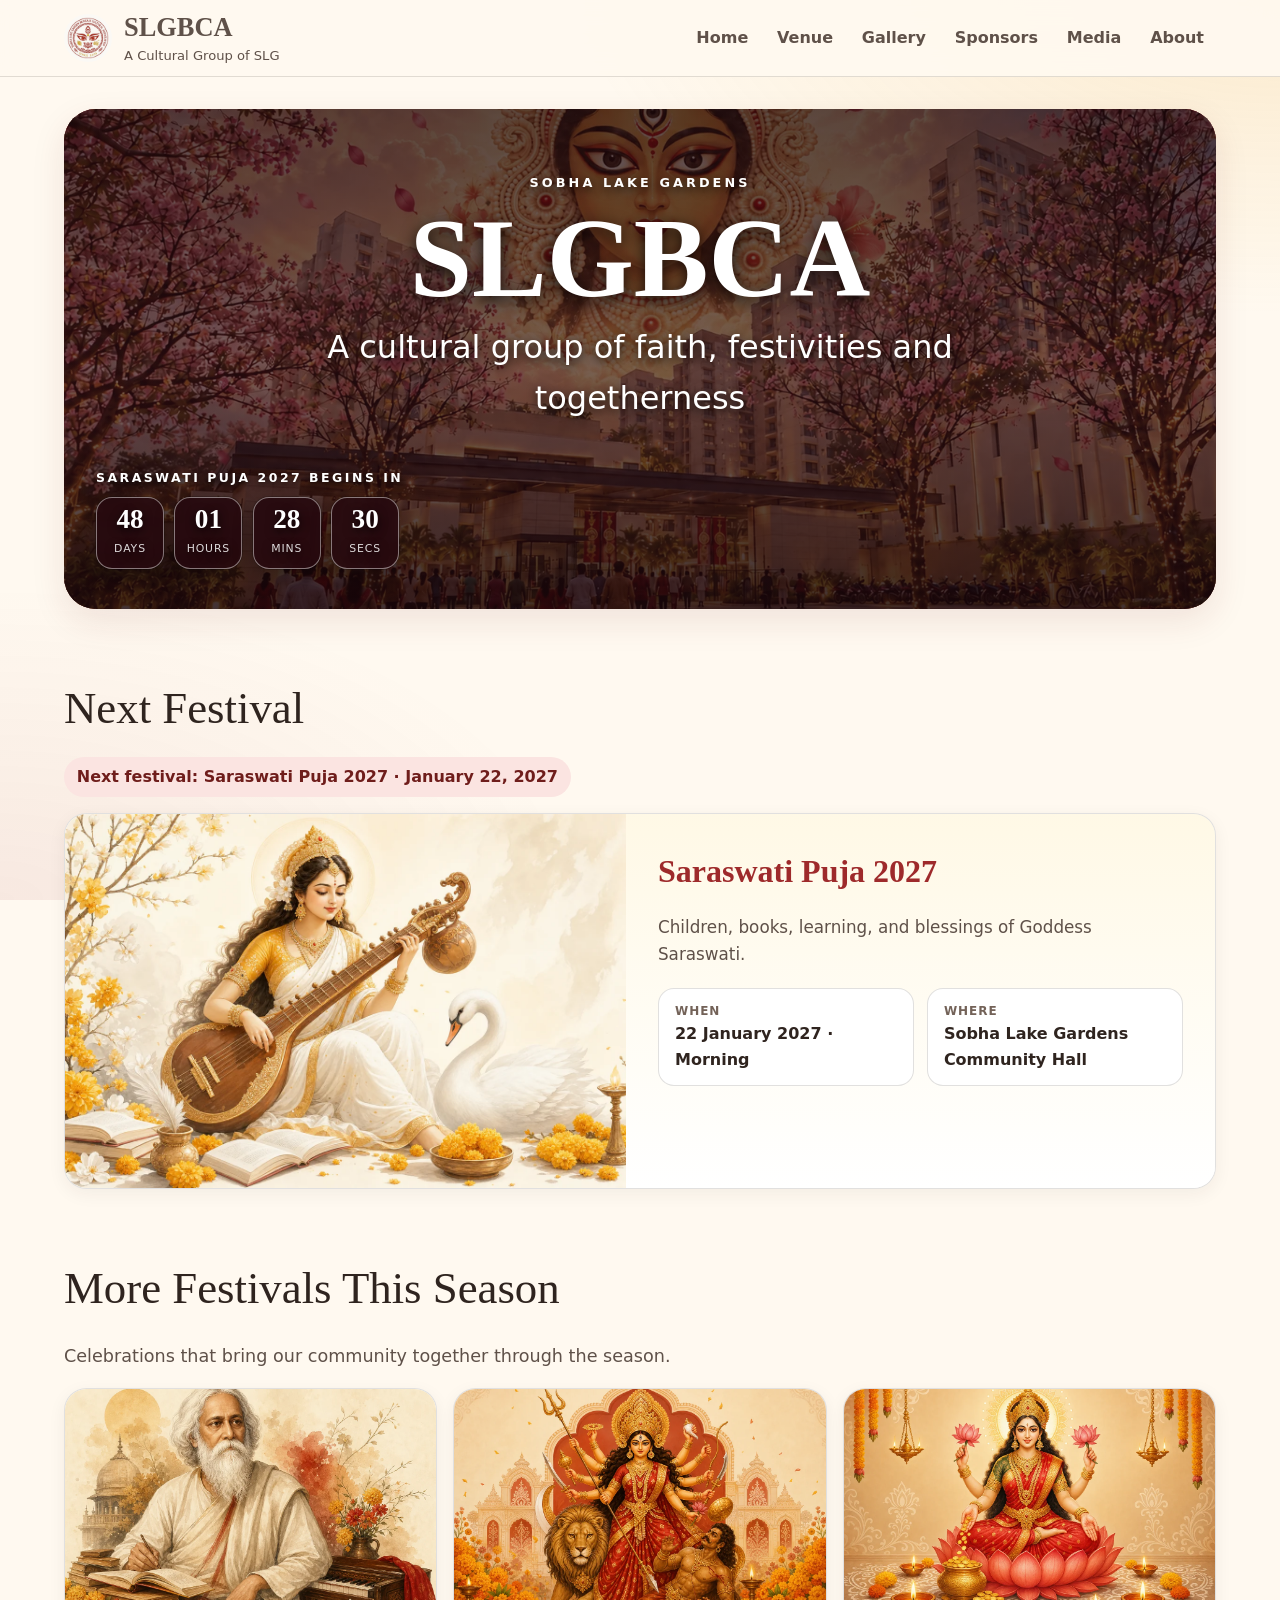
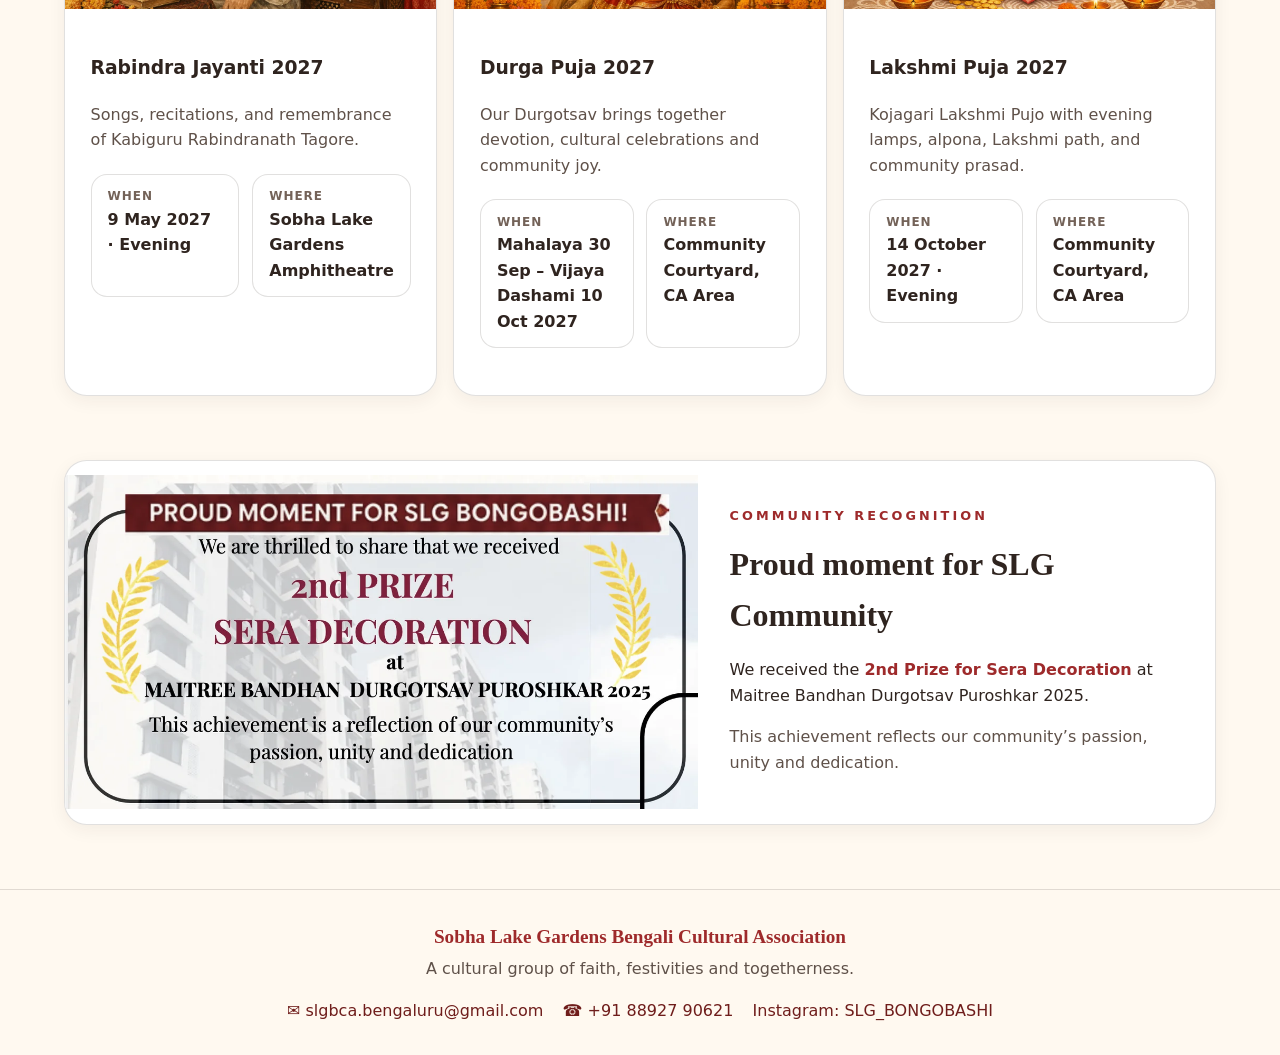
<file: index.html>
<!doctype html>
<html lang="en">
<head>
  <meta charset="utf-8">
  <meta name="viewport" content="width=device-width,initial-scale=1">
  <meta name="theme-color" content="#9e2a2b"><meta http-equiv="Content-Security-Policy" content="default-src 'self'; base-uri 'none'; object-src 'none'; frame-ancestors 'none'; script-src 'self'; connect-src 'none'; img-src 'self' data:; style-src 'self' 'unsafe-inline'; font-src 'self'; form-action 'self'">
  <meta name="description" content="SLGBCA cultural celebrations and community sponsors.">
  <title>Home · SLGBCA</title>
  <link rel="icon" href="assets/img/favicon-32x32.png">
  <link rel="stylesheet" href="assets/css/site.css">
</head>
<body>
<header class="site-header"><div class="wrap nav-row">
  <a class="brand" href="index.html"><img src="assets/img/logo.webp" alt="SLGBCA logo"><span><strong>SLGBCA</strong><span>A Cultural Group of SLG</span></span></a>
  <nav class="nav" aria-label="Main"><a href="index.html" aria-current="page">Home</a><a href="venue.html">Venue</a><a href="gallery.html">Gallery</a><a href="sponsors.html">Sponsors</a><a href="media.html">Media</a><a href="about.html">About</a></nav>
  <button class="menu" type="button" data-menu-toggle aria-expanded="false">☰ Menu</button>
</div><nav class="mobile-nav" data-mobile-nav><div class="wrap"><a href="index.html" aria-current="page">Home</a><a href="venue.html">Venue</a><a href="gallery.html">Gallery</a><a href="sponsors.html">Sponsors</a><a href="media.html">Media</a><a href="about.html">About</a></div></nav></header>
<main class="wrap">
<section class="hero"><img src="assets/img/durga-puja-community-background.webp" alt="Goddess Durga surrounded by festive flowers"><div class="hero-content"><div><div class="eyebrow">Sobha Lake Gardens</div><h1>SLGBCA</h1><h2>A cultural group of faith, festivities and togetherness</h2></div><div class="hero-bottom"><div id="festival-countdown" aria-label="Countdown to the next puja"><p class="countdown-label" data-countdown-label>Next puja begins in</p><div class="countdown"><div class="countdown-box"><b data-cd="days">--</b><small>Days</small></div><div class="countdown-box"><b data-cd="hours">--</b><small>Hours</small></div><div class="countdown-box"><b data-cd="mins">--</b><small>Mins</small></div><div class="countdown-box"><b data-cd="secs">--</b><small>Secs</small></div></div></div></div></section>
<section class="section" aria-labelledby="next-festival-heading"><div class="section-title" id="next-festival-heading">Next Festival</div><p id="festival-status" class="festival-status" role="status" aria-live="polite"></p><article class="card event-card" data-festival-card data-festival-name="Saraswati Puja 2027" data-start="2027-01-22T08:00:00+05:30" data-end="2027-01-22T16:00:00+05:30"><img src="assets/img/saraswati-puja.webp" alt="Maa Saraswati"><div class="event-body"><h3>Saraswati Puja 2027</h3><p class="muted">Children, books, learning, and blessings of Goddess Saraswati.</p><div class="facts"><div class="fact"><b>When</b><span>22 January 2027 · Morning</span></div><div class="fact"><b>Where</b><span>Sobha Lake Gardens Community Hall</span></div></div></div></article></section>
<section class="section" aria-labelledby="festivals-heading"><div class="section-title" id="festivals-heading">More Festivals This Season</div><p class="section-lead">Celebrations that bring our community together through the season.</p><div class="grid grid-3"><article class="card festival-card" data-festival-card data-festival-name="Rabindra Jayanti 2027" data-start="2027-05-09T17:00:00+05:30" data-end="2027-05-09T21:00:00+05:30"><img class="festival-card-image" src="assets/img/library/img/rabindra-jayanti.webp" alt="Rabindranath Tagore"><div class="info-card"><h3>Rabindra Jayanti 2027</h3><p class="muted">Songs, recitations, and remembrance of Kabiguru Rabindranath Tagore.</p><div class="facts"><div class="fact"><b>When</b><span>9 May 2027 · Evening</span></div><div class="fact"><b>Where</b><span>Sobha Lake Gardens Amphitheatre</span></div></div></div></article><article class="card festival-card" data-festival-card data-festival-name="Durga Puja 2027" data-start="2027-09-30T00:00:00+05:30" data-end="2027-10-10T23:00:00+05:30"><img class="festival-card-image" src="assets/img/durga-puja.webp" alt="Maa Durga"><div class="info-card"><h3>Durga Puja 2027</h3><p class="muted">Our Durgotsav brings together devotion, cultural celebrations and community joy.</p><div class="facts"><div class="fact"><b>When</b><span>Mahalaya 30 Sep – Vijaya Dashami 10 Oct 2027</span></div><div class="fact"><b>Where</b><span>Community Courtyard, CA Area</span></div></div></div></article><article class="card festival-card" data-festival-card data-festival-name="Lakshmi Puja 2027" data-start="2027-10-14T17:00:00+05:30" data-end="2027-10-14T23:00:00+05:30"><img class="festival-card-image" src="assets/img/lakshmi-puja.webp" alt="Maa Lakshmi"><div class="info-card"><h3>Lakshmi Puja 2027</h3><p class="muted">Kojagari Lakshmi Pujo with evening lamps, alpona, Lakshmi path, and community prasad.</p><div class="facts"><div class="fact"><b>When</b><span>14 October 2027 · Evening</span></div><div class="fact"><b>Where</b><span>Community Courtyard, CA Area</span></div></div></div></article></div></section>
<section class="section" aria-labelledby="recognition-heading"><div class="recognition card"><div><img src="assets/img/slgbca-sera-decoration-award-2025.webp" alt="SLG Community receiving the 2nd Prize for Sera Decoration"></div><div class="recognition-copy"><p class="eyebrow" style="color:var(--red)">Community recognition</p><h2 id="recognition-heading">Proud moment for SLG Community</h2><p>We received the <strong style="color:var(--red)">2nd Prize for Sera Decoration</strong> at Maitree Bandhan Durgotsav Puroshkar 2025.</p><p class="muted">This achievement reflects our community’s passion, unity and dedication.</p></div></div></section>
</main>
<footer class="site-footer"><div class="wrap"><strong>Sobha Lake Gardens Bengali Cultural Association</strong><p>A cultural group of faith, festivities and togetherness.</p><div class="footer-links"><a href="mailto:slgbca.bengaluru@gmail.com">✉ slgbca.bengaluru@gmail.com</a><a href="tel:+918892790621">☎ +91 88927 90621</a><a href="https://www.instagram.com/slg_bongobashi" target="_blank" rel="noopener noreferrer">Instagram: SLG_BONGOBASHI</a></div></div></footer>
<script src="assets/js/site.js"></script>
</body>
</html>
</file>
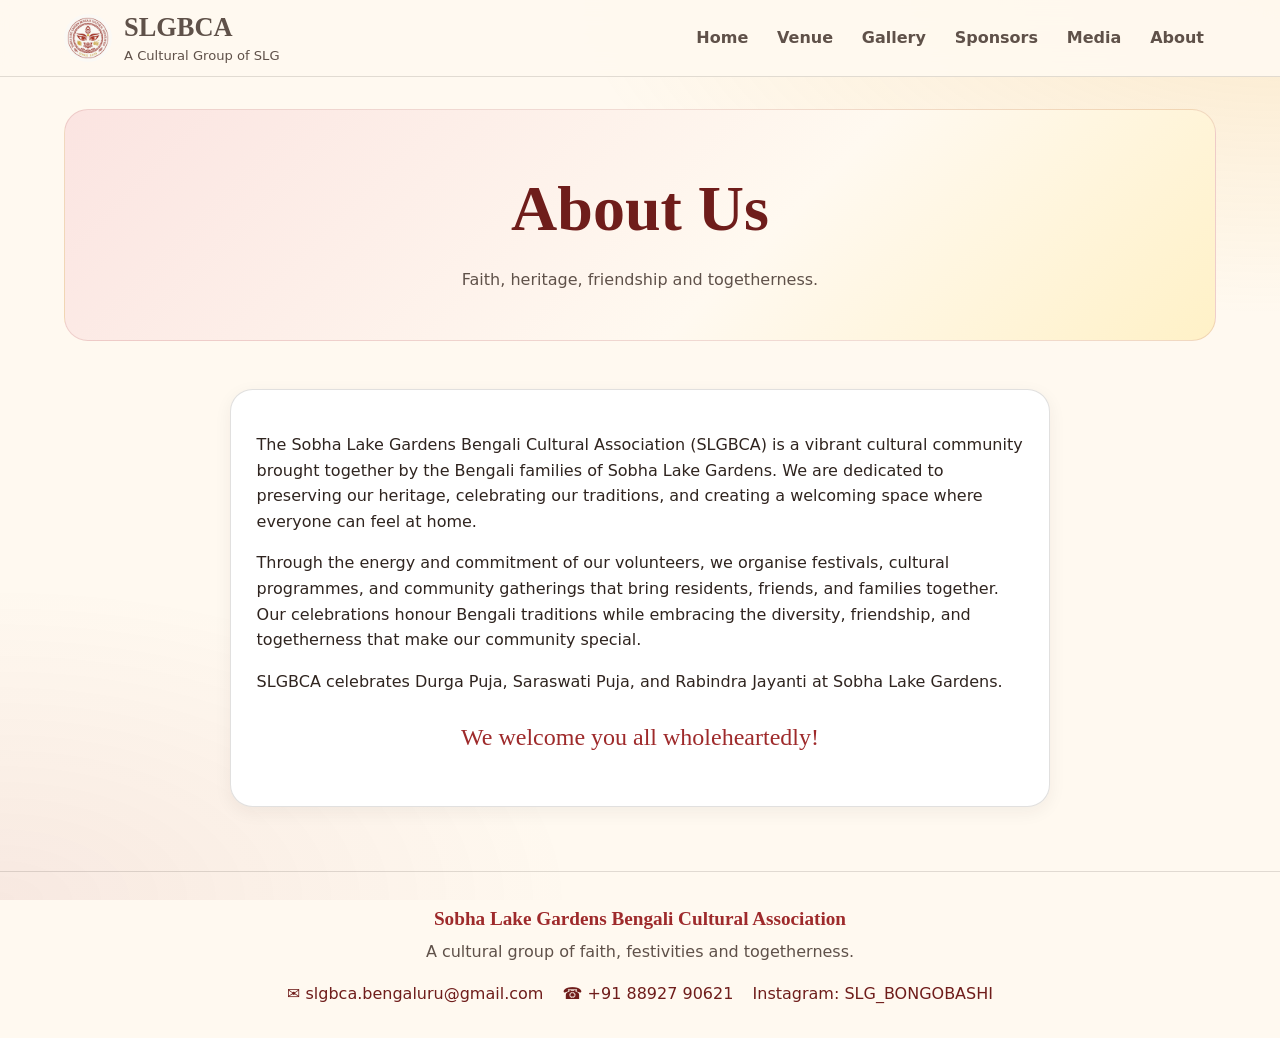
<file: about.html>
<!doctype html><html lang="en"><head><meta charset="utf-8"><meta name="viewport" content="width=device-width,initial-scale=1"><meta name="theme-color" content="#9e2a2b"><meta http-equiv="Content-Security-Policy" content="default-src 'self'; base-uri 'none'; object-src 'none'; frame-ancestors 'none'; script-src 'self'; connect-src 'none'; img-src 'self' data:; style-src 'self' 'unsafe-inline'; font-src 'self'; form-action 'self'"><meta name="description" content="SLGBCA cultural celebrations and community sponsors."><title>About Us · SLGBCA</title><link rel="icon" href="assets/img/favicon-32x32.png"><link rel="stylesheet" href="assets/css/site.css"></head><body><header class="site-header"><div class="wrap nav-row"><a class="brand" href="index.html"><img src="assets/img/logo.webp" alt="SLGBCA logo"><span><strong>SLGBCA</strong><span>A Cultural Group of SLG</span></span></a><nav class="nav" aria-label="Main"><a href="index.html" >Home</a><a href="venue.html" >Venue</a><a href="gallery.html">Gallery</a><a href="sponsors.html" >Sponsors</a><a href="media.html">Media</a><a href="about.html" >About</a></nav><button class="menu" type="button" data-menu-toggle aria-expanded="false">☰ Menu</button></div><nav class="mobile-nav" data-mobile-nav><div class="wrap"><a href="index.html" >Home</a><a href="venue.html" >Venue</a><a href="gallery.html">Gallery</a><a href="sponsors.html" >Sponsors</a><a href="media.html">Media</a><a href="about.html" >About</a></div></nav></header><main class="wrap"><div class="page-head"><h1>About Us</h1><p>Faith, heritage, friendship and togetherness.</p></div><section class="section" style="max-width:820px;margin-left:auto;margin-right:auto"><div class="info-card card"><p> The Sobha Lake Gardens Bengali Cultural Association (SLGBCA) is a vibrant cultural community brought together by the Bengali families of Sobha Lake Gardens. We are dedicated to preserving our heritage, celebrating our traditions, and creating a welcoming space where everyone can feel at home.</p><p>Through the energy and commitment of our volunteers, we organise festivals, cultural programmes, and community gatherings that bring residents, friends, and families together. Our celebrations honour Bengali traditions while embracing the diversity, friendship, and togetherness that make our community special.</p><p>SLGBCA celebrates Durga Puja, Saraswati Puja, and Rabindra Jayanti at Sobha Lake Gardens.</p><p style="font-family:Georgia,serif;color:var(--red);font-size:1.5rem;text-align:center">We welcome you all wholeheartedly!</p></div></section></main><footer class="site-footer"><div class="wrap"><strong>Sobha Lake Gardens Bengali Cultural Association</strong><p>A cultural group of faith, festivities and togetherness.</p><div class="footer-links"><a href="mailto:slgbca.bengaluru@gmail.com">✉ slgbca.bengaluru@gmail.com</a><a href="tel:+918892790621">☎ +91 88927 90621</a><a href="https://www.instagram.com/slg_bongobashi" target="_blank" rel="noopener noreferrer">Instagram: SLG_BONGOBASHI</a></div></div></footer><script src="assets/js/site.js"></script></body></html>
</file>
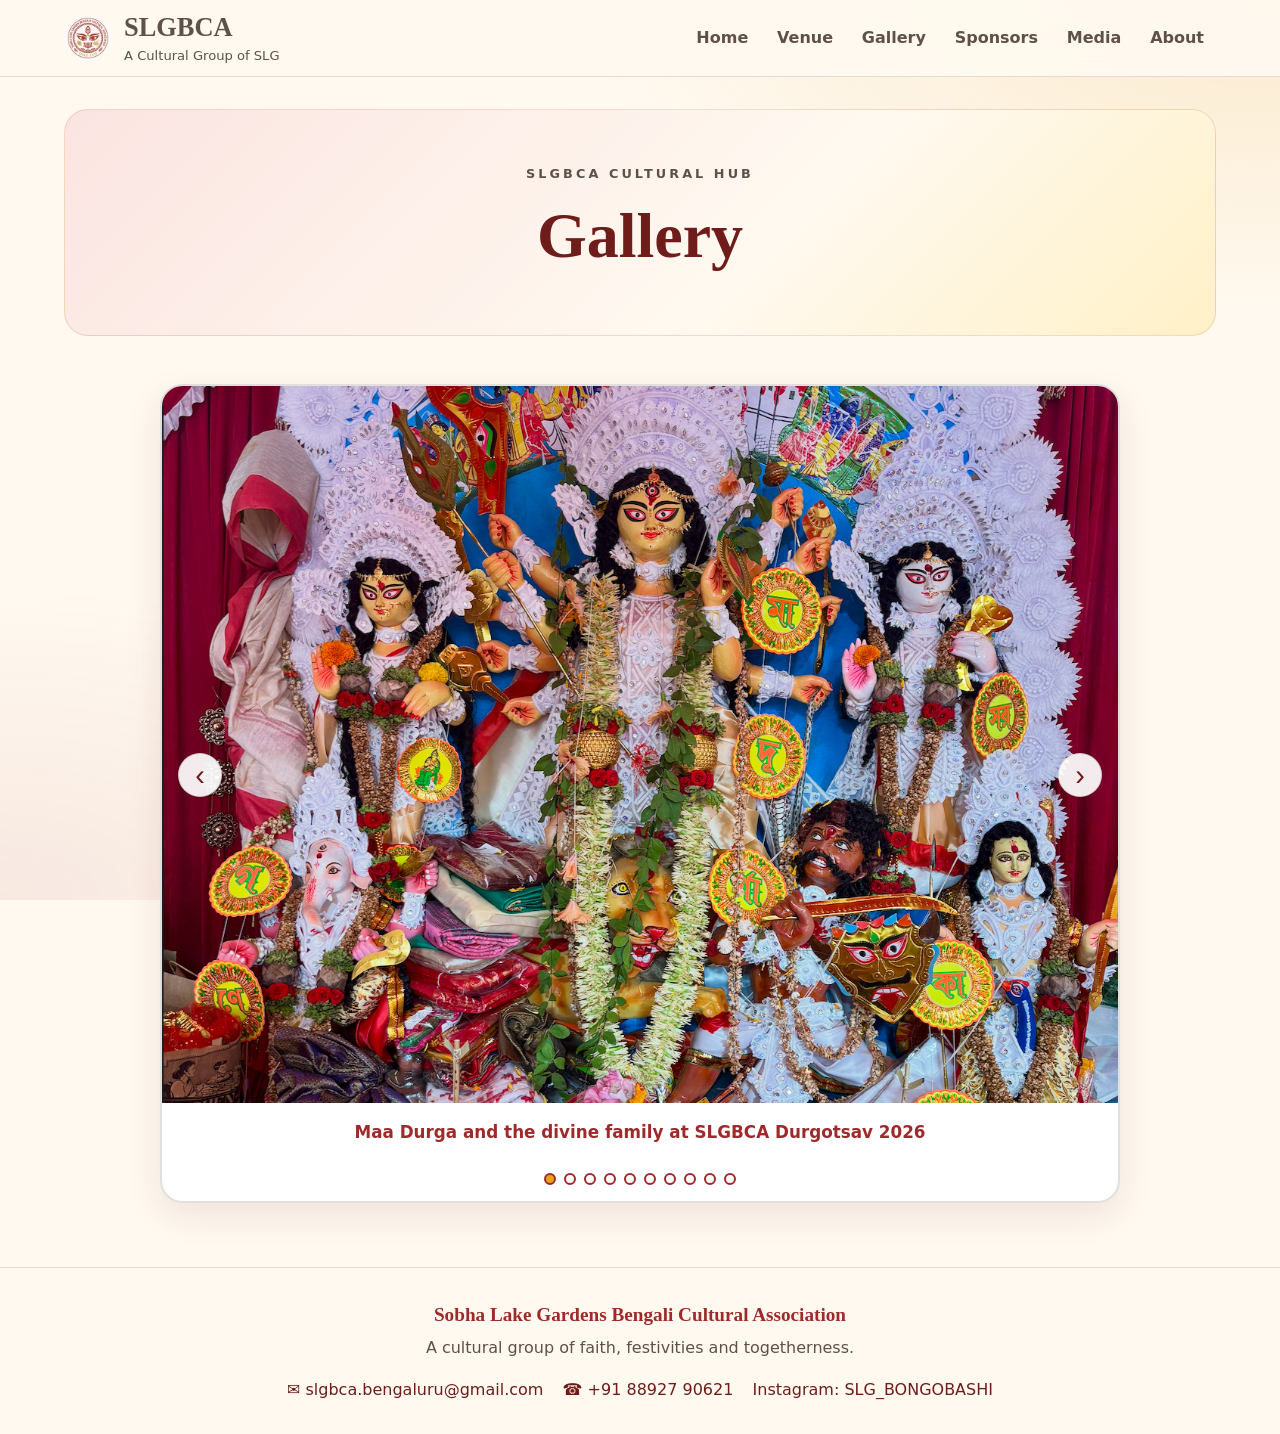
<file: gallery.html>
<!doctype html>
<html lang="en">
<head><meta charset="utf-8"><meta name="viewport" content="width=device-width,initial-scale=1"><meta name="theme-color" content="#9e2a2b"><meta http-equiv="Content-Security-Policy" content="default-src 'self'; base-uri 'none'; object-src 'none'; frame-ancestors 'none'; script-src 'self'; connect-src 'none'; img-src 'self' data:; style-src 'self' 'unsafe-inline'; font-src 'self'; form-action 'self'"><meta name="description" content="SLGBCA community festival gallery."><title>Gallery · SLGBCA</title><link rel="icon" href="assets/img/favicon-32x32.png"><link rel="stylesheet" href="assets/css/site.css"></head>
<body>
<header class="site-header"><div class="wrap nav-row"><a class="brand" href="index.html"><img src="assets/img/logo.webp" alt="SLGBCA logo"><span><strong>SLGBCA</strong><span>A Cultural Group of SLG</span></span></a><nav class="nav" aria-label="Main"><a href="index.html">Home</a><a href="venue.html">Venue</a><a href="gallery.html" aria-current="page">Gallery</a><a href="sponsors.html">Sponsors</a><a href="media.html">Media</a><a href="about.html">About</a></nav><button class="menu" type="button" data-menu-toggle aria-expanded="false">☰ Menu</button></div><nav class="mobile-nav" data-mobile-nav><div class="wrap"><a href="index.html">Home</a><a href="venue.html">Venue</a><a href="gallery.html" aria-current="page">Gallery</a><a href="sponsors.html">Sponsors</a><a href="media.html">Media</a><a href="about.html">About</a></div></nav></header>
<main class="wrap"><div class="page-head"><p class="eyebrow">SLGBCA Cultural Hub</p><h1>Gallery</h1><div class="cultural-rule" aria-hidden="true"></div></div><section class="section"><div class="gallery-main" data-gallery-slideshow><figure class="gallery-slide" data-gallery-slide><img src="assets/img/library/uploads/gallery/slgbca-durga-puja-2026.png" alt="Maa Durga and the divine family at SLGBCA Durgotsav 2026" decoding="async"><figcaption>Maa Durga and the divine family at SLGBCA Durgotsav 2026</figcaption></figure><figure class="gallery-slide hidden" data-gallery-slide><img src="assets/img/library/uploads/gallery/slgbca-durga-puja-2026-2.png" alt="Maa Durga and the divine family at the SLGBCA Durgotsav altar" decoding="async"><figcaption>Maa Durga and the divine family at the SLGBCA Durgotsav altar</figcaption></figure><figure class="gallery-slide hidden" data-gallery-slide><img src="assets/img/library/uploads/gallery/eb5368a3095d496bada870b918ff1b4b.webp" alt="Maa Durga in traditional white sholar saaj — Durgotsav 2024" loading="lazy" decoding="async"><figcaption>Maa Durga in traditional white sholar saaj — Durgotsav 2024</figcaption></figure><figure class="gallery-slide hidden" data-gallery-slide><img src="assets/img/library/uploads/gallery/durga-puja-2025-childrens-performance.webp" alt="Children and organizers gather after a mythological stage performance — Durgotsav 2025" loading="lazy" decoding="async"><figcaption>Children and organizers gather after a mythological stage performance — Durgotsav 2025</figcaption></figure><figure class="gallery-slide hidden" data-gallery-slide><img src="assets/img/library/uploads/gallery/durga-puja-2025-puja-rituals.webp" alt="Priests conduct Durga Puja rituals before Maa Durga — Durgotsav 2025" loading="lazy" decoding="async"><figcaption>Priests conduct Durga Puja rituals before Maa Durga — Durgotsav 2025</figcaption></figure><figure class="gallery-slide hidden" data-gallery-slide><img src="assets/img/library/uploads/gallery/01e0a5d3f67a414ca2659af73593726a.webp" alt="Dhunuchi dance during the Durga Puja celebrations" loading="lazy" decoding="async"><figcaption>Dhunuchi dance during the Durga Puja celebrations</figcaption></figure><figure class="gallery-slide hidden" data-gallery-slide><img src="assets/img/slgbca-sera-decoration-award-2025.webp" alt="SLG Bongobashi — 2nd Prize for Sera Decoration at Maitree Bandhan Durgotsav Puroshkar 2025" loading="lazy" decoding="async"><figcaption>SLG Bongobashi — 2nd Prize for Sera Decoration at Maitree Bandhan Durgotsav Puroshkar 2025</figcaption></figure><figure class="gallery-slide hidden" data-gallery-slide><img src="assets/img/library/uploads/gallery/8b9b0c7d591f496e8112808f8a9b4bb5.webp" alt="Children enact Goddess Durga's fierce battle with Mahishasura — Durgotsav 2024" loading="lazy" decoding="async"><figcaption>Children enact Goddess Durga's fierce battle with Mahishasura — Durgotsav 2024</figcaption></figure><figure class="gallery-slide hidden" data-gallery-slide><img src="assets/img/library/uploads/gallery/d574560174ff4c6e8c535b65f318a636.webp" alt="Sindoor Khela celebration on Vijayadashami" loading="lazy" decoding="async"><figcaption>Sindoor Khela celebration on Vijayadashami</figcaption></figure><figure class="gallery-slide hidden" data-gallery-slide><img src="assets/img/library/uploads/gallery/e54f08973efa44f585c90f89abe7edb2.webp" alt="Community dance celebration under festive lights" loading="lazy" decoding="async"><figcaption>Community dance celebration under festive lights</figcaption></figure><button type="button" class="gallery-control prev" data-gallery-prev aria-label="Previous gallery photo">‹</button><button type="button" class="gallery-control next" data-gallery-next aria-label="Next gallery photo">›</button><div class="gallery-dots" role="tablist" aria-label="Gallery photos"><button type="button" class="gallery-dot active" data-gallery-dot="0" aria-label="Show photo 1" aria-selected="true"></button><button type="button" class="gallery-dot" data-gallery-dot="1" aria-label="Show photo 2" aria-selected="false"></button><button type="button" class="gallery-dot" data-gallery-dot="2" aria-label="Show photo 3" aria-selected="false"></button><button type="button" class="gallery-dot" data-gallery-dot="3" aria-label="Show photo 4" aria-selected="false"></button><button type="button" class="gallery-dot" data-gallery-dot="4" aria-label="Show photo 5" aria-selected="false"></button><button type="button" class="gallery-dot" data-gallery-dot="5" aria-label="Show photo 6" aria-selected="false"></button><button type="button" class="gallery-dot" data-gallery-dot="6" aria-label="Show photo 7" aria-selected="false"></button><button type="button" class="gallery-dot" data-gallery-dot="7" aria-label="Show photo 8" aria-selected="false"></button><button type="button" class="gallery-dot" data-gallery-dot="8" aria-label="Show photo 9" aria-selected="false"></button><button type="button" class="gallery-dot" data-gallery-dot="9" aria-label="Show photo 10" aria-selected="false"></button></div></div></section></main>
<footer class="site-footer"><div class="wrap"><strong>Sobha Lake Gardens Bengali Cultural Association</strong><p>A cultural group of faith, festivities and togetherness.</p><div class="footer-links"><a href="mailto:slgbca.bengaluru@gmail.com">✉ slgbca.bengaluru@gmail.com</a><a href="tel:+918892790621">☎ +91 88927 90621</a><a href="https://www.instagram.com/slg_bongobashi" target="_blank" rel="noopener noreferrer">Instagram: SLG_BONGOBASHI</a></div></div></footer><script src="assets/js/site.js"></script></body></html>
</file>
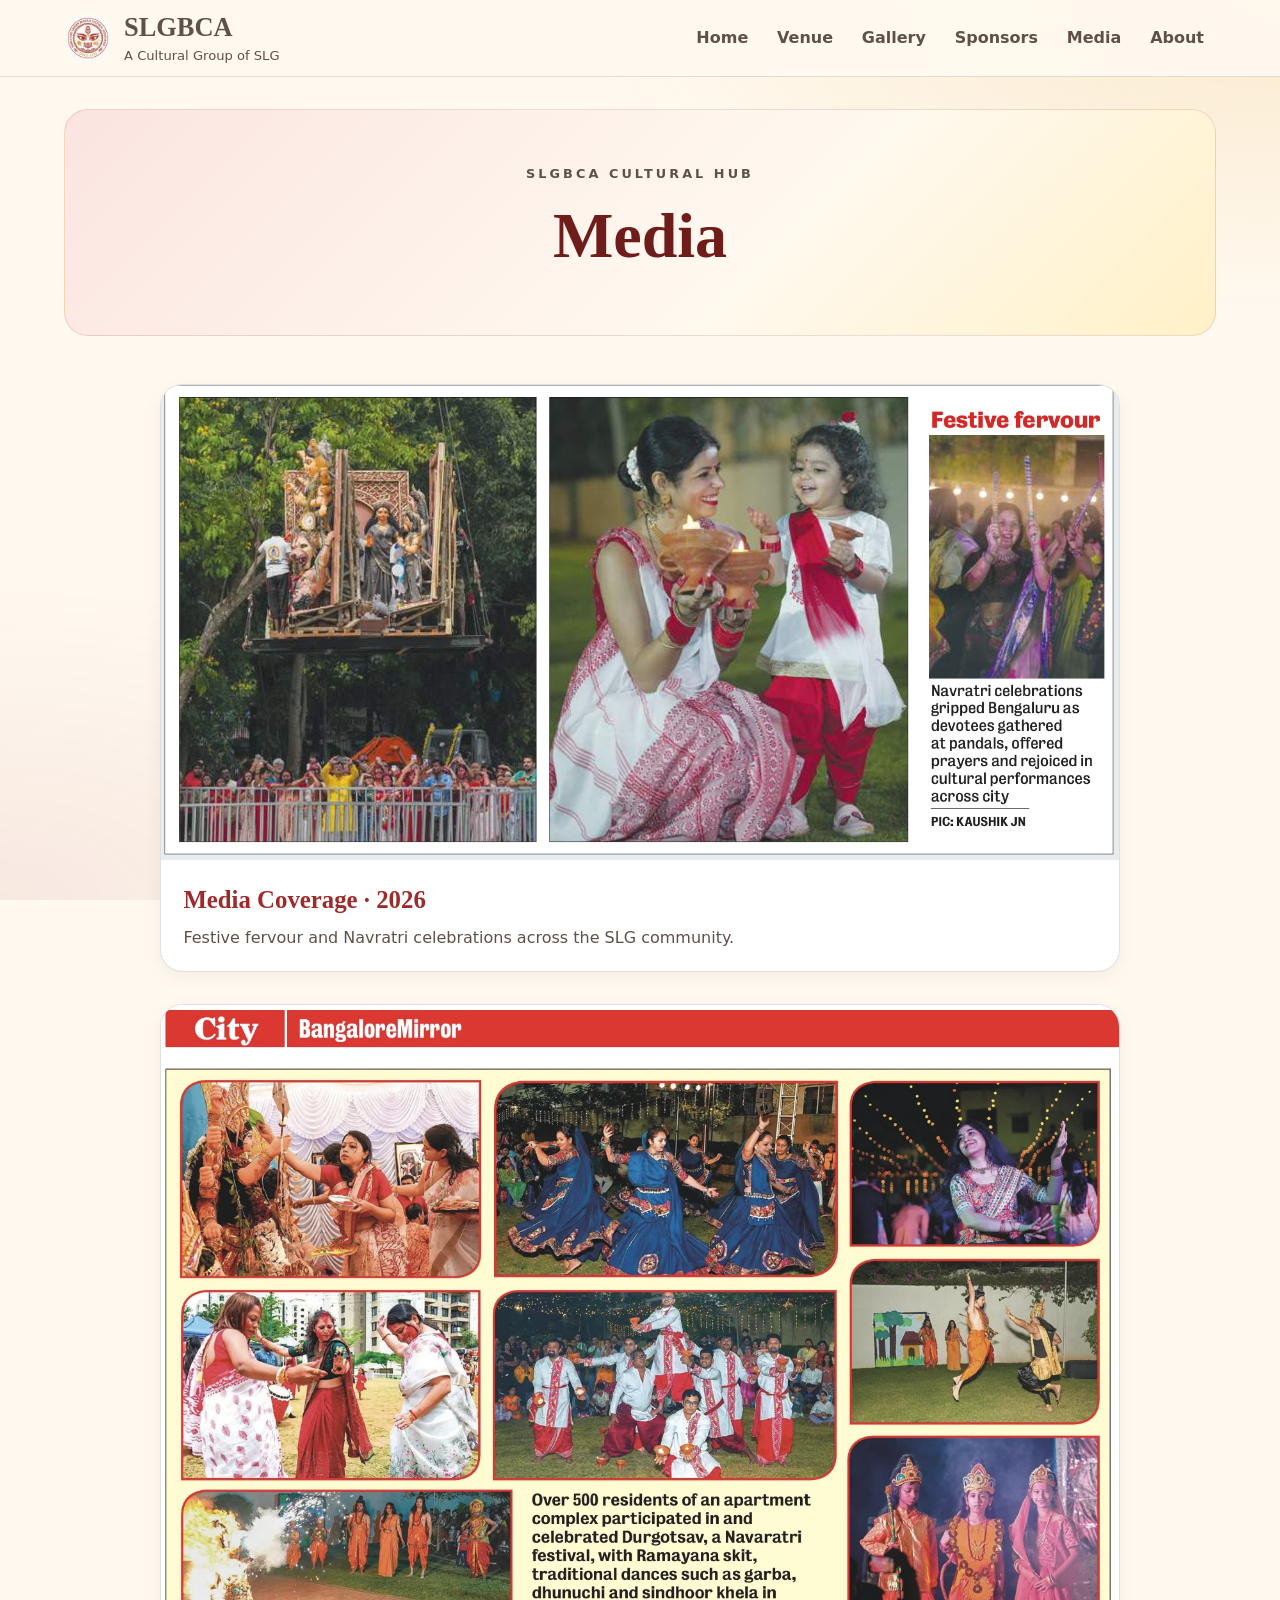
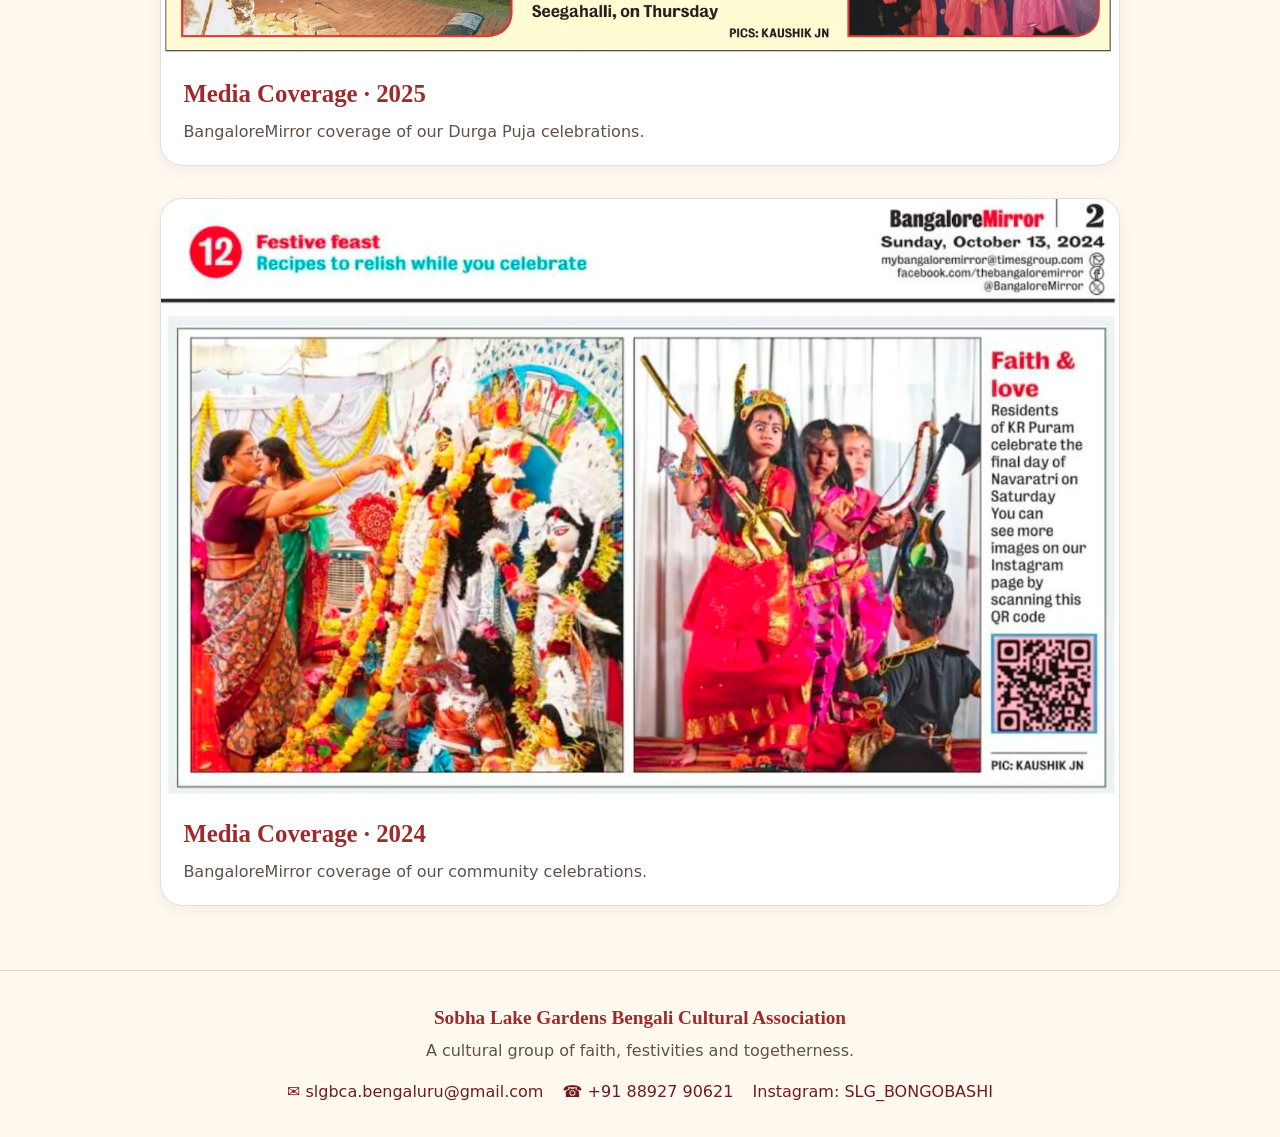
<file: media.html>
<!doctype html>
<html lang="en">
<head>
  <meta charset="utf-8">
  <meta name="viewport" content="width=device-width,initial-scale=1">
  <meta name="theme-color" content="#9e2a2b"><meta http-equiv="Content-Security-Policy" content="default-src 'self'; base-uri 'none'; object-src 'none'; frame-ancestors 'none'; script-src 'self'; connect-src 'none'; img-src 'self' data:; style-src 'self' 'unsafe-inline'; font-src 'self'; form-action 'self'">
  <meta name="description" content="SLGBCA media coverage and community stories.">
  <title>Media · SLGBCA</title>
  <link rel="icon" href="assets/img/favicon-32x32.png">
  <link rel="stylesheet" href="assets/css/site.css">
</head>
<body>
<header class="site-header"><div class="wrap nav-row">
  <a class="brand" href="index.html"><img src="assets/img/logo.webp" alt="SLGBCA logo"><span><strong>SLGBCA</strong><span>A Cultural Group of SLG</span></span></a>
  <nav class="nav" aria-label="Main"><a href="index.html">Home</a><a href="venue.html">Venue</a><a href="gallery.html">Gallery</a><a href="sponsors.html">Sponsors</a><a href="media.html" aria-current="page">Media</a><a href="about.html">About</a></nav>
  <button class="menu" type="button" data-menu-toggle aria-expanded="false">☰ Menu</button>
</div><nav class="mobile-nav" data-mobile-nav><div class="wrap"><a href="index.html">Home</a><a href="venue.html">Venue</a><a href="gallery.html">Gallery</a><a href="sponsors.html">Sponsors</a><a href="media.html" aria-current="page">Media</a><a href="about.html">About</a></div></nav></header>
<main class="wrap">
  <div class="page-head"><p class="eyebrow">SLGBCA Cultural Hub</p><h1>Media</h1><div class="cultural-rule" aria-hidden="true"></div></div>
  <section class="section media-list" aria-label="Media coverage">
    <article class="card media-card"><img src="assets/img/library/uploads/media/slgbca-media-2026.png" alt="Media coverage of SLGBCA's 2026 Navratri celebrations" loading="lazy"><div class="media-caption"><h2>Media Coverage · 2026</h2><p class="muted">Festive fervour and Navratri celebrations across the SLG community.</p></div></article>
    <article class="card media-card"><img src="assets/img/library/uploads/media/911f07da914f432d9bc82c01bead6ca4.webp" alt="Media Coverage: BangaloreMirror 2025" loading="lazy"><div class="media-caption"><h2>Media Coverage · 2025</h2><p class="muted">BangaloreMirror coverage of our Durga Puja celebrations.</p></div></article>
    <article class="card media-card"><img src="assets/img/library/uploads/media/b331ba99701c4125aa080ac33906a466.webp" alt="Media Coverage: BangaloreMirror 2024" loading="lazy"><div class="media-caption"><h2>Media Coverage · 2024</h2><p class="muted">BangaloreMirror coverage of our community celebrations.</p></div></article>
  </section>
</main>
<footer class="site-footer"><div class="wrap"><strong>Sobha Lake Gardens Bengali Cultural Association</strong><p>A cultural group of faith, festivities and togetherness.</p><div class="footer-links"><a href="mailto:slgbca.bengaluru@gmail.com">✉ slgbca.bengaluru@gmail.com</a><a href="tel:+918892790621">☎ +91 88927 90621</a><a href="https://www.instagram.com/slg_bongobashi" target="_blank" rel="noopener noreferrer">Instagram: SLG_BONGOBASHI</a></div></div></footer>
<script src="assets/js/site.js"></script>
</body>
</html>
</file>
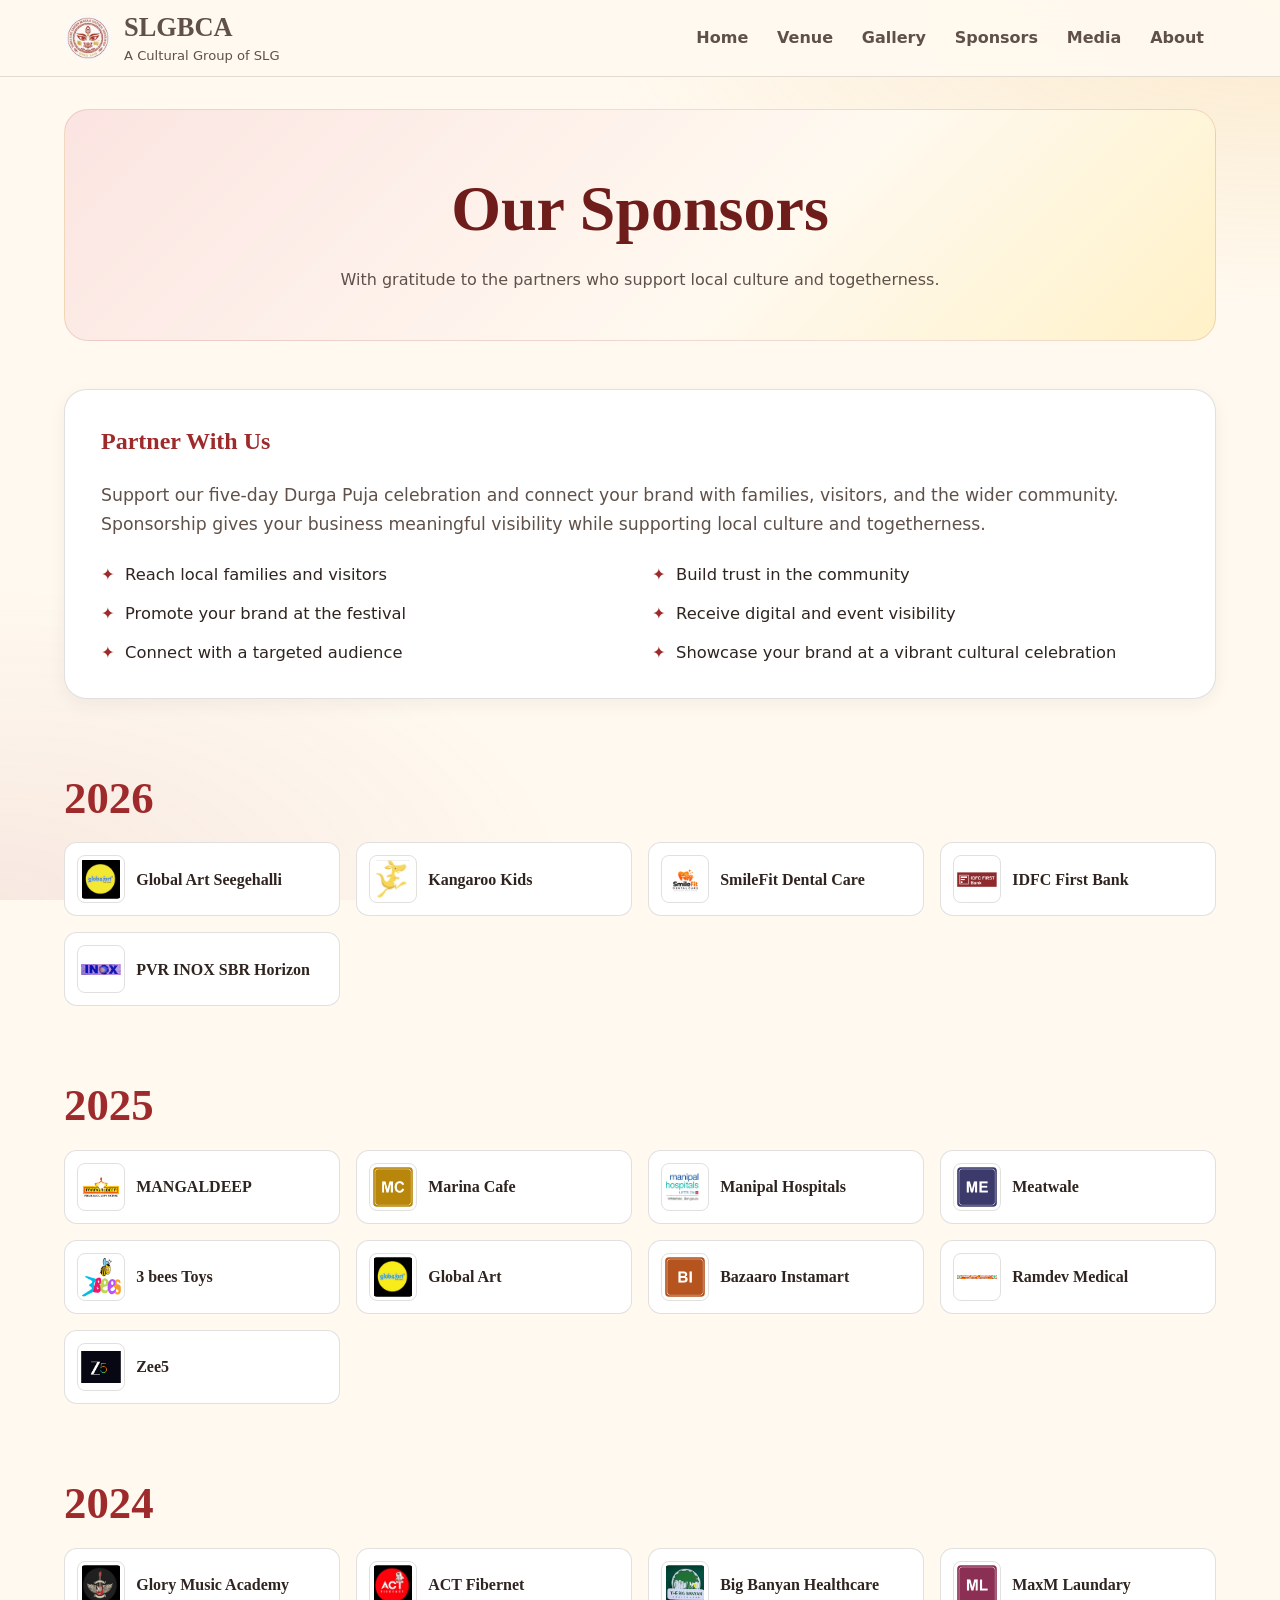
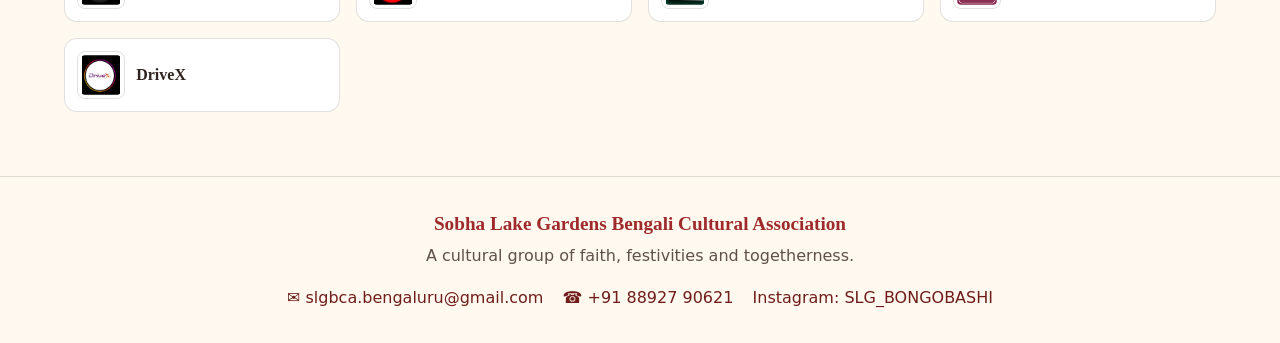
<file: sponsors.html>
<!doctype html><html lang="en"><head><meta charset="utf-8"><meta name="viewport" content="width=device-width,initial-scale=1"><meta name="theme-color" content="#9e2a2b"><meta http-equiv="Content-Security-Policy" content="default-src 'self'; base-uri 'none'; object-src 'none'; frame-ancestors 'none'; script-src 'self'; connect-src 'none'; img-src 'self' data:; style-src 'self' 'unsafe-inline'; font-src 'self'; form-action 'self'"><meta name="description" content="SLGBCA cultural celebrations and community sponsors."><title>Sponsors · SLGBCA</title><link rel="icon" href="assets/img/favicon-32x32.png"><link rel="stylesheet" href="assets/css/site.css"></head><body><header class="site-header"><div class="wrap nav-row"><a class="brand" href="index.html"><img src="assets/img/logo.webp" alt="SLGBCA logo"><span><strong>SLGBCA</strong><span>A Cultural Group of SLG</span></span></a><nav class="nav" aria-label="Main"><a href="index.html" >Home</a><a href="venue.html" >Venue</a><a href="gallery.html">Gallery</a><a href="sponsors.html" aria-current="page">Sponsors</a><a href="media.html">Media</a><a href="about.html" >About</a></nav><button class="menu" type="button" data-menu-toggle aria-expanded="false">☰ Menu</button></div><nav class="mobile-nav" data-mobile-nav><div class="wrap"><a href="index.html" >Home</a><a href="venue.html" >Venue</a><a href="gallery.html">Gallery</a><a href="sponsors.html" aria-current="page">Sponsors</a><a href="media.html">Media</a><a href="about.html" >About</a></div></nav></header><main class="wrap"><div class="page-head"><h1>Our Sponsors</h1><p>With gratitude to the partners who support local culture and togetherness.</p></div><section class="section" aria-labelledby="sponsorship-opportunity"><div class="card info-card partner-message"><h2 id="sponsorship-opportunity">Partner With Us</h2><p class="muted">Support our five-day Durga Puja celebration and connect your brand with families, visitors, and the wider community. Sponsorship gives your business meaningful visibility while supporting local culture and togetherness.</p><ul class="partner-benefits"><li><span aria-hidden="true">✦</span>Reach local families and visitors</li><li><span aria-hidden="true">✦</span>Build trust in the community</li><li><span aria-hidden="true">✦</span>Promote your brand at the festival</li><li><span aria-hidden="true">✦</span>Receive digital and event visibility</li><li><span aria-hidden="true">✦</span>Connect with a targeted audience</li><li><span aria-hidden="true">✦</span>Showcase your brand at a vibrant cultural celebration</li></ul></div></section><section class="section"><h2 class="section-title" style="color:var(--red)">2026</h2><div class="grid grid-4"><article class="sponsor"><img src="assets/img/sponsors/2026/global-art-seegehalli.webp" alt="Global Art Seegehalli logo"><strong>Global Art Seegehalli</strong></article><article class="sponsor"><img src="assets/img/sponsors/2026/kangaroo-kids.webp" alt="Kangaroo Kids logo"><strong>Kangaroo Kids</strong></article><article class="sponsor"><img src="assets/img/sponsors/2026/smilefit-dental-care.webp" alt="SmileFit Dental Care logo"><strong>SmileFit Dental Care</strong></article><article class="sponsor"><img src="assets/img/sponsors/2026/idfc-first-bank.webp" alt="IDFC First Bank logo"><strong>IDFC First Bank</strong></article><article class="sponsor"><img src="assets/img/sponsors/2026/pvr-inox-sbr-horizon.webp" alt="PVR INOX SBR Horizon logo"><strong>PVR INOX SBR Horizon</strong></article></div></section><section class="section"><h2 class="section-title" style="color:var(--red)">2025</h2><div class="grid grid-4"><article class="sponsor"><img src="assets/img/library/uploads/sponsors/7fd37147695a421a82a4b006eb4b96d5.jpg" alt="MANGALDEEP logo"><strong>MANGALDEEP</strong></article><article class="sponsor"><img src="assets/img/sponsors/marina-cafe.png" alt="Marina Cafe logo"><strong>Marina Cafe</strong></article><article class="sponsor"><img src="assets/img/library/uploads/sponsors/9db0897b400846f787d0926c2856ed6c.png" alt="Manipal Hospitals logo"><strong>Manipal Hospitals</strong></article><article class="sponsor"><img src="assets/img/sponsors/meatwale.png" alt="Meatwale logo"><strong>Meatwale</strong></article><article class="sponsor"><img src="assets/img/library/uploads/sponsors/f8e3d350038142ac8489a7f0d069d2ed.png" alt="3 bees Toys logo"><strong>3 bees Toys</strong></article><article class="sponsor"><img src="assets/img/library/uploads/sponsors/1b007bb36a0645f3bb8ae00aef7b7d33.png" alt="Global Art logo"><strong>Global Art</strong></article><article class="sponsor"><img src="assets/img/sponsors/bazaaro-instamart.png" alt="Bazaaro Instamart logo"><strong>Bazaaro Instamart</strong></article><article class="sponsor"><img src="assets/img/library/uploads/sponsors/535b1229540b468d9b623672c07f1328.png" alt="Ramdev Medical logo"><strong>Ramdev Medical</strong></article><article class="sponsor"><img src="assets/img/library/uploads/sponsors/36c353ed4a00428696ef91d684b3b344.png" alt="Zee5 logo"><strong>Zee5</strong></article></div></section><section class="section"><h2 class="section-title" style="color:var(--red)">2024</h2><div class="grid grid-4"><article class="sponsor"><img src="assets/img/library/uploads/sponsors/1d080334f13542c5b759537af670cf03.png" alt="Glory Music Academy logo"><strong>Glory Music Academy</strong></article><article class="sponsor"><img src="assets/img/library/uploads/sponsors/1bd9923d57314fddb17da93a20210c96.png" alt="ACT Fibernet logo"><strong>ACT Fibernet</strong></article><article class="sponsor"><img src="assets/img/library/uploads/sponsors/c35f7b6a7c6d4263b5e72da79d84fda9.png" alt="Big Banyan Healthcare logo"><strong>Big Banyan Healthcare</strong></article><article class="sponsor"><img src="assets/img/sponsors/maxm-laundary.png" alt="MaxM Laundary logo"><strong>MaxM Laundary</strong></article><article class="sponsor"><img src="assets/img/library/uploads/sponsors/9c0063db28f64fb4a7a008180ba172e9.png" alt="DriveX logo"><strong>DriveX</strong></article></div></section></main><footer class="site-footer"><div class="wrap"><strong>Sobha Lake Gardens Bengali Cultural Association</strong><p>A cultural group of faith, festivities and togetherness.</p><div class="footer-links"><a href="mailto:slgbca.bengaluru@gmail.com">✉ slgbca.bengaluru@gmail.com</a><a href="tel:+918892790621">☎ +91 88927 90621</a><a href="https://www.instagram.com/slg_bongobashi" target="_blank" rel="noopener noreferrer">Instagram: SLG_BONGOBASHI</a></div></div></footer><script src="assets/js/site.js"></script></body></html>
</file>
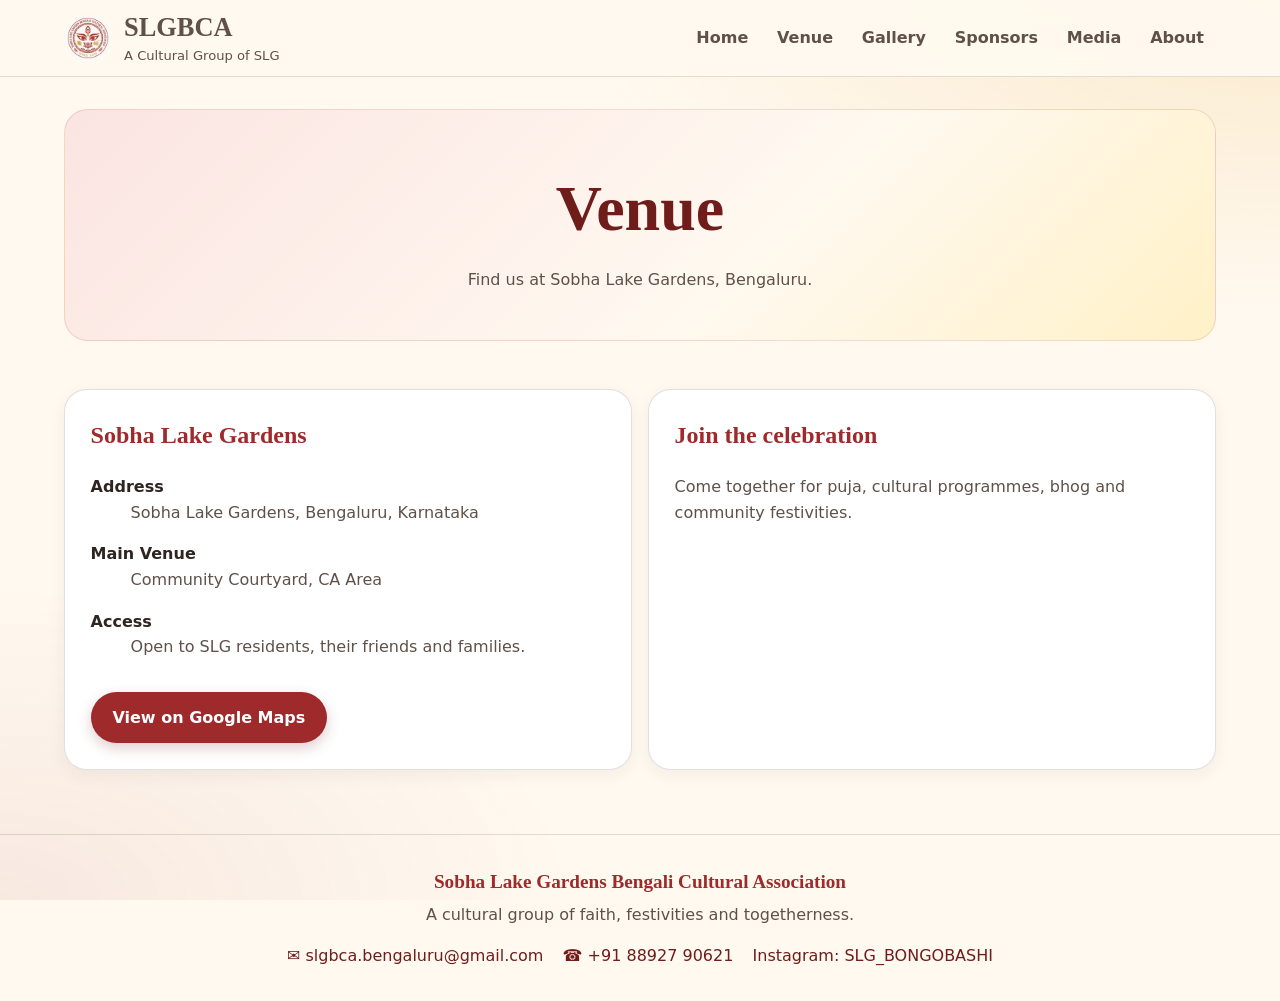
<file: venue.html>
<!doctype html><html lang="en"><head><meta charset="utf-8"><meta name="viewport" content="width=device-width,initial-scale=1"><meta name="theme-color" content="#9e2a2b"><meta http-equiv="Content-Security-Policy" content="default-src 'self'; base-uri 'none'; object-src 'none'; frame-ancestors 'none'; script-src 'self'; connect-src 'none'; img-src 'self' data:; style-src 'self' 'unsafe-inline'; font-src 'self'; form-action 'self'"><meta name="description" content="SLGBCA cultural celebrations and community sponsors."><title>Venue · SLGBCA</title><link rel="icon" href="assets/img/favicon-32x32.png"><link rel="stylesheet" href="assets/css/site.css"></head><body><header class="site-header"><div class="wrap nav-row"><a class="brand" href="index.html"><img src="assets/img/logo.webp" alt="SLGBCA logo"><span><strong>SLGBCA</strong><span>A Cultural Group of SLG</span></span></a><nav class="nav" aria-label="Main"><a href="index.html" >Home</a><a href="venue.html" aria-current="page">Venue</a><a href="gallery.html">Gallery</a><a href="sponsors.html" >Sponsors</a><a href="media.html">Media</a><a href="about.html" >About</a></nav><button class="menu" type="button" data-menu-toggle aria-expanded="false">☰ Menu</button></div><nav class="mobile-nav" data-mobile-nav><div class="wrap"><a href="index.html" >Home</a><a href="venue.html" aria-current="page">Venue</a><a href="gallery.html">Gallery</a><a href="sponsors.html" >Sponsors</a><a href="media.html">Media</a><a href="about.html" >About</a></div></nav></header><main class="wrap"><div class="page-head"><h1>Venue</h1><p>Find us at Sobha Lake Gardens, Bengaluru.</p></div><section class="section info-grid"><div class="card info-card"><h2>Sobha Lake Gardens</h2><dl><dt><strong>Address</strong></dt><dd class="muted">Sobha Lake Gardens, Bengaluru, Karnataka</dd><dt style="margin-top:1rem"><strong>Main Venue</strong></dt><dd class="muted">Community Courtyard, CA Area</dd><dt style="margin-top:1rem"><strong>Access</strong></dt><dd class="muted">Open to SLG residents, their friends and families.</dd></dl><a class="btn btn-primary" style="margin-top:1rem" href="https://maps.app.goo.gl/YJvsy4dzXK9pEp7g6" target="_blank" rel="noopener noreferrer">View on Google Maps</a></div><div class="card info-card"><h2>Join the celebration</h2><p class="muted">Come together for puja, cultural programmes, bhog and community festivities.</p></div></section></main><footer class="site-footer"><div class="wrap"><strong>Sobha Lake Gardens Bengali Cultural Association</strong><p>A cultural group of faith, festivities and togetherness.</p><div class="footer-links"><a href="mailto:slgbca.bengaluru@gmail.com">✉ slgbca.bengaluru@gmail.com</a><a href="tel:+918892790621">☎ +91 88927 90621</a><a href="https://www.instagram.com/slg_bongobashi" target="_blank" rel="noopener noreferrer">Instagram: SLG_BONGOBASHI</a></div></div></footer><script src="assets/js/site.js"></script></body></html>
</file>
<file: assets/css/site.css>
:root{--ivory:#fff9f0;--cream:#fff1c7;--red:#9e2a2b;--red-dark:#6f1d1b;--red-soft:#fbe4e1;--gold:#e6a21a;--charcoal:#2f241f;--muted:#5f5149;--line:rgba(47,36,31,.14);--shadow:0 12px 34px rgba(111,29,27,.10)}
*{box-sizing:border-box}html{scroll-behavior:smooth;scroll-padding-top:5.5rem}body{margin:0;background:var(--ivory);color:var(--charcoal);font-family:system-ui,-apple-system,BlinkMacSystemFont,"Segoe UI",sans-serif;line-height:1.6}body:before{content:"";position:fixed;inset:0;pointer-events:none;z-index:-1;background:radial-gradient(ellipse 55% 35% at 100% 0,rgba(230,162,26,.16),transparent),radial-gradient(ellipse 45% 35% at 0 100%,rgba(158,42,43,.08),transparent)}a{color:var(--red-dark);text-decoration:none}a:hover{text-decoration:underline}.wrap{width:min(1152px,calc(100% - 2rem));margin:auto}.site-header{position:sticky;top:0;z-index:10;background:rgba(255,249,240,.94);backdrop-filter:blur(14px);border-bottom:1px solid var(--line)}.nav-row{min-height:76px;display:flex;align-items:center;justify-content:space-between;gap:1rem}.brand{display:flex;align-items:center;gap:.75rem;color:var(--red-dark);text-decoration:none}.brand img{width:48px;height:48px;border-radius:50%;object-fit:cover}.brand strong{display:block;font-family:Georgia,serif;font-size:1.65rem;line-height:1}.brand span{display:block;color:var(--muted);font-size:.82rem;margin-top:.25rem}.nav{display:flex;gap:.3rem;align-items:center}.nav a{padding:.55rem .75rem;border-radius:.7rem;color:var(--muted);font-weight:650}.nav a:hover,.nav a[aria-current=true]{color:var(--red-dark);background:var(--red-soft);text-decoration:none}.menu{display:none;border:1px solid var(--red);border-radius:999px;background:transparent;color:var(--red-dark);padding:.55rem .8rem;font-weight:700}.mobile-nav{display:none;border-top:1px solid var(--line);padding:.5rem 0 1rem}.mobile-nav a{display:block;padding:.65rem .5rem;font-weight:650}.hero{position:relative;overflow:hidden;margin:2rem 0 4rem;border-radius:2rem;min-height:470px;color:#fff;background:var(--red-dark);box-shadow:var(--shadow)}.hero img{position:absolute;inset:0;width:100%;height:100%;object-fit:cover;object-position:center;filter:brightness(.72) saturate(.8)}.hero:after{content:"";position:absolute;inset:0;background:linear-gradient(180deg,rgba(33,8,13,.5),rgba(28,7,11,.88))}.hero-content{position:relative;z-index:1;min-height:470px;display:flex;flex-direction:column;justify-content:space-between;padding:4rem 2rem 2.5rem;text-align:center}.eyebrow{text-transform:uppercase;letter-spacing:.24em;font-size:.8rem;font-weight:800}.hero h1{font-family:Georgia,serif;font-size:clamp(3.5rem,10vw,7rem);line-height:.95;margin:.7rem 0}.hero h2{font-weight:500;font-size:clamp(1.25rem,3vw,2rem);max-width:700px;margin:auto}.hero-bottom{display:flex;align-items:end;justify-content:space-between;gap:2rem;text-align:left}.countdown{display:flex;gap:.65rem}.countdown-box{min-width:68px;padding:.55rem .65rem;border:1px solid rgba(255,255,255,.45);border-radius:1rem;background:rgba(38,9,15,.8);text-align:center}.countdown-box b{display:block;font-family:Georgia,serif;font-size:1.7rem;line-height:1}.countdown-box small{font-size:.68rem;text-transform:uppercase;letter-spacing:.08em}.btn{display:inline-flex;align-items:center;justify-content:center;min-height:48px;padding:.75rem 1.3rem;border-radius:999px;font-weight:750;border:1px solid transparent;text-decoration:none;cursor:pointer}.btn:hover{text-decoration:none;transform:translateY(-1px)}.btn-primary{background:var(--red);color:white;box-shadow:0 5px 14px rgba(111,29,27,.22)}.btn-secondary{background:var(--cream);color:var(--red-dark);border-color:rgba(230,162,26,.6)}.section{margin-bottom:4rem}.section-title{font-family:Georgia,serif;font-size:clamp(1.9rem,4vw,2.8rem);margin:0 0 .5rem;color:var(--charcoal)}.section-lead{font-size:1.1rem;color:var(--muted);max-width:760px}.card{background:#fff;border:1px solid var(--line);border-radius:1.4rem;box-shadow:0 5px 18px rgba(47,36,31,.06);overflow:hidden}.event-card{display:grid;grid-template-columns:1fr 1.05fr}.event-card img{width:100%;height:100%;min-height:290px;object-fit:cover}.event-body{padding:2rem;background:linear-gradient(180deg,rgba(255,241,199,.45),#fff)}.event-body h3{font-family:Georgia,serif;color:var(--red);font-size:2rem;margin:0}.event-body p{color:var(--muted);font-size:1.05rem}.facts{display:grid;grid-template-columns:1fr 1fr;gap:.8rem;margin:1.3rem 0}.fact{padding:.8rem 1rem;border:1px solid var(--line);border-radius:1rem;background:#fff}.fact b{display:block;font-size:.75rem;color:#736258;text-transform:uppercase;letter-spacing:.08em}.fact span{font-weight:700}.grid{display:grid;gap:1rem}.grid-2{grid-template-columns:repeat(2,1fr)}.grid-3{grid-template-columns:repeat(3,1fr)}.grid-4{grid-template-columns:repeat(4,1fr)}.recognition{display:grid;grid-template-columns:1.1fr .9fr;align-items:center}.recognition img{display:block;width:100%;height:100%;object-fit:cover}.recognition-copy{padding:2rem}.recognition-copy h2{font-family:Georgia,serif;font-size:2rem;margin:.4rem 0}.page-head{padding:3rem 1.5rem;margin:2rem 0 3rem;text-align:center;border:1px solid rgba(158,42,43,.14);border-radius:1.5rem;background:linear-gradient(135deg,var(--red-soft),var(--ivory) 60%,var(--cream))}.page-head h1{font-family:Georgia,serif;font-size:clamp(2.2rem,6vw,4rem);margin:0;color:var(--red-dark)}.page-head p{color:var(--muted);margin:.4rem auto 0;max-width:650px}.schedule-filter{display:flex;flex-wrap:wrap;gap:.55rem;margin:1rem 0 1.5rem}.schedule-card{display:grid;grid-template-columns:minmax(13rem,18rem) 1fr;margin-bottom:1rem}.schedule-card .day-art{min-height:260px;background:var(--red-dark)}.schedule-card .day-art img{width:100%;height:100%;min-height:260px;object-fit:cover}.schedule-head{display:flex;align-items:center;gap:1rem;padding:1rem 1.2rem;background:var(--red-dark);color:var(--ivory)}.day-number{width:52px;height:52px;flex:0 0 52px;display:grid;place-content:center;border:2px solid rgba(230,162,26,.7);border-radius:50%;background:rgba(230,162,26,.18);font-size:1.4rem;font-weight:800}.schedule-head h2{font-family:Georgia,serif;font-size:1.55rem;margin:0}.schedule-head p{margin:0;color:rgba(255,249,240,.8);font-size:.9rem}.schedule-head strong{display:block;color:var(--gold);font-size:.82rem}.schedule-list{list-style:none;margin:0;padding:0;background:rgba(255,249,240,.7)}.schedule-list li{display:flex;justify-content:space-between;gap:1rem;padding:.75rem 1.2rem;border-bottom:1px solid var(--line);font-size:1.03rem}.schedule-list time{color:var(--red);font-weight:800;white-space:nowrap}.gallery-main{max-width:860px;margin:auto;position:relative}.gallery-main figure{margin:0}.gallery-main img{display:block;width:100%;aspect-ratio:4/3;object-fit:cover}.gallery-main figcaption{padding:1rem;text-align:center;background:#fff;color:var(--red);font-weight:700}.gallery-control{position:absolute;top:45%;border:0;border-radius:50%;width:42px;height:42px;background:rgba(255,255,255,.9);color:var(--red-dark);font-size:1.6rem;cursor:pointer}.gallery-control.prev{left:1rem}.gallery-control.next{right:1rem}.sponsor{display:flex;align-items:center;gap:.7rem;padding:.75rem;background:#fff;border:1px solid var(--line);border-radius:.8rem}.sponsor img{width:48px;height:48px;object-fit:contain;border:1px solid var(--line);border-radius:.5rem;padding:.2rem}.sponsor strong{font-family:Georgia,serif;line-height:1.1}.info-grid{display:grid;grid-template-columns:1fr 1fr;gap:1rem}.info-card{padding:1.6rem}.info-card h2{font-family:Georgia,serif;color:var(--red);margin-top:0}.notice{padding:1rem 1.2rem;border:1px solid rgba(230,162,26,.55);border-radius:1rem;background:var(--cream)}.site-footer{border-top:1px solid var(--line);margin-top:2rem;padding:2rem 0;text-align:center}.site-footer strong{font-family:Georgia,serif;color:var(--red);font-size:1.2rem}.site-footer p{color:var(--muted);margin:.25rem 0}.footer-links{display:flex;justify-content:center;flex-wrap:wrap;gap:1.2rem;margin-top:1rem}.muted{color:var(--muted)}.hidden{display:none!important}.sr-only{position:absolute;width:1px;height:1px;padding:0;margin:-1px;overflow:hidden;clip:rect(0,0,0,0);white-space:nowrap;border:0}@media(max-width:800px){.nav{display:none}.menu{display:block}.mobile-nav.open{display:block}.hero,.hero-content{min-height:560px}.hero-bottom{align-items:center;flex-direction:column;text-align:center}.countdown{justify-content:center}.event-card,.recognition,.info-grid{grid-template-columns:1fr}.grid-2,.grid-3,.grid-4{grid-template-columns:repeat(2,1fr)}.schedule-card{grid-template-columns:1fr}.schedule-card .day-art,.schedule-card .day-art img{min-height:280px;max-height:360px}.schedule-head{align-items:flex-start}.schedule-head .btn{margin-left:auto}.schedule-list li{font-size:.96rem}}@media(max-width:520px){.wrap{width:min(100% - 1rem,1152px)}.hero-content{padding:3rem 1rem 2rem}.hero h1{font-size:3.5rem}.countdown-box{min-width:60px}.countdown-box b{font-size:1.4rem}.facts,.grid-2,.grid-3,.grid-4{grid-template-columns:1fr}.schedule-head{gap:.65rem}.schedule-head h2{font-size:1.3rem}.schedule-list li{display:grid;gap:.2rem}.schedule-list time{white-space:normal}}

.festival-card-image{display:block;width:100%;height:220px;object-fit:cover;object-position:center;}
@media(max-width:520px){.festival-card-image{height:190px;}}

.festival-status{display:inline-block;margin:.25rem 0 1rem;padding:.45rem .8rem;border-radius:999px;background:var(--red-soft);color:var(--red-dark);font-weight:750}.festival-card.is-current,.section[data-festival-card].is-current{outline:3px solid var(--gold);outline-offset:3px}.festival-card.is-current:before,.section[data-festival-card].is-current:before{content:"Now celebrating";display:inline-block;position:absolute;z-index:1;margin:.75rem;padding:.35rem .65rem;border-radius:999px;background:var(--red-dark);color:var(--ivory);font-size:.75rem;font-weight:800}.festival-card{position:relative}
.media-list{max-width:960px;margin-left:auto;margin-right:auto;display:grid;gap:2rem}.media-card{overflow:hidden}.media-card img{display:block;width:100%;height:auto;max-height:75vh;object-fit:contain;background:#fff}.media-caption{padding:1.25rem 1.4rem}.media-caption h2{font-family:Georgia,serif;color:var(--red);font-size:1.55rem;margin:0 0 .35rem}.media-caption p{margin:.2rem 0 0}
.partner-message{padding:2rem 2.25rem}.partner-message h2{margin-top:0}.partner-message p{font-size:1.08rem;line-height:1.7}.partner-benefits{display:grid;grid-template-columns:repeat(2,minmax(0,1fr));gap:.8rem 1.5rem;margin:1.4rem 0 0;padding:0;list-style:none}.partner-benefits li{display:flex;gap:.65rem;align-items:flex-start;font-size:1.02rem}.partner-benefits li span{color:var(--red);font-weight:800}@media(max-width:620px){.partner-message{padding:1.5rem}.partner-benefits{grid-template-columns:1fr}}
.gallery-main{max-width:960px;margin:auto;position:relative;overflow:hidden;border:2px solid var(--line);border-radius:1.4rem;background:#fff;box-shadow:var(--shadow)}.gallery-slide{margin:0}.gallery-slide img{display:block;width:100%;aspect-ratio:4/3;object-fit:cover}.gallery-slide figcaption{padding:1rem 1.25rem;text-align:center;color:var(--red);font-weight:700;font-size:1.05rem}.gallery-control{position:absolute;top:45%;z-index:2;width:44px;height:44px;border:1px solid var(--line);border-radius:50%;background:rgba(255,255,255,.92);color:var(--red-dark);font-size:1.8rem;line-height:1;cursor:pointer}.gallery-control.prev{left:1rem}.gallery-control.next{right:1rem}.gallery-dots{display:flex;justify-content:center;gap:.5rem;padding:.7rem 1rem 1rem}.gallery-dot{width:12px;height:12px;padding:0;border:2px solid var(--red);border-radius:50%;background:transparent;cursor:pointer}.gallery-dot.active{background:var(--gold)}
.countdown-label{margin:0 0 .55rem;text-align:left;text-transform:uppercase;letter-spacing:.2em;font-size:.78rem;font-weight:800;color:#fff;text-shadow:0 2px 7px rgba(0,0,0,.9)}.countdown-box{background:rgba(38,9,15,.9);backdrop-filter:blur(5px);border-color:rgba(255,255,255,.45);box-shadow:0 8px 20px rgba(0,0,0,.3),0 0 0 1px rgba(0,0,0,.2)}.countdown-box b{color:#fff;font-variant-numeric:tabular-nums}.countdown-box small{color:rgba(255,255,255,.85)}
@media(max-width:800px){.countdown-label{text-align:center}}
/* Live homepage hero treatment */
.hero img{object-position:center;transform:translateX(5%) scale(1.1);filter:brightness(.8) saturate(.8)}
.hero:after{background:linear-gradient(180deg,rgba(33,8,13,.65),rgba(53,16,22,.55) 52%,rgba(28,7,11,.78))}
.hero-content{text-shadow:0 3px 10px rgba(0,0,0,.8)}
.hero h1{text-shadow:0 4px 16px rgba(0,0,0,.85)}
.hero h2{text-shadow:0 3px 10px rgba(0,0,0,.85)}
@media(max-width:800px){.hero img{transform:scale(1.08)}}
/* Match the live homepage card proportions */
.hero,.hero-content{min-height:430px}
@media(min-width:640px){.hero,.hero-content{min-height:500px}}
@media(max-width:639px){.hero,.hero-content{min-height:520px}}
/* Keep the full navigation visible as pages gain Gallery and Media links. */
.nav-row{flex-wrap:wrap}.nav{flex-wrap:wrap;justify-content:flex-end}
@media(max-width:800px){.nav-row{flex-wrap:nowrap}.mobile-nav .wrap{display:flex;flex-direction:column}.mobile-nav a{width:100%}}
</file>
